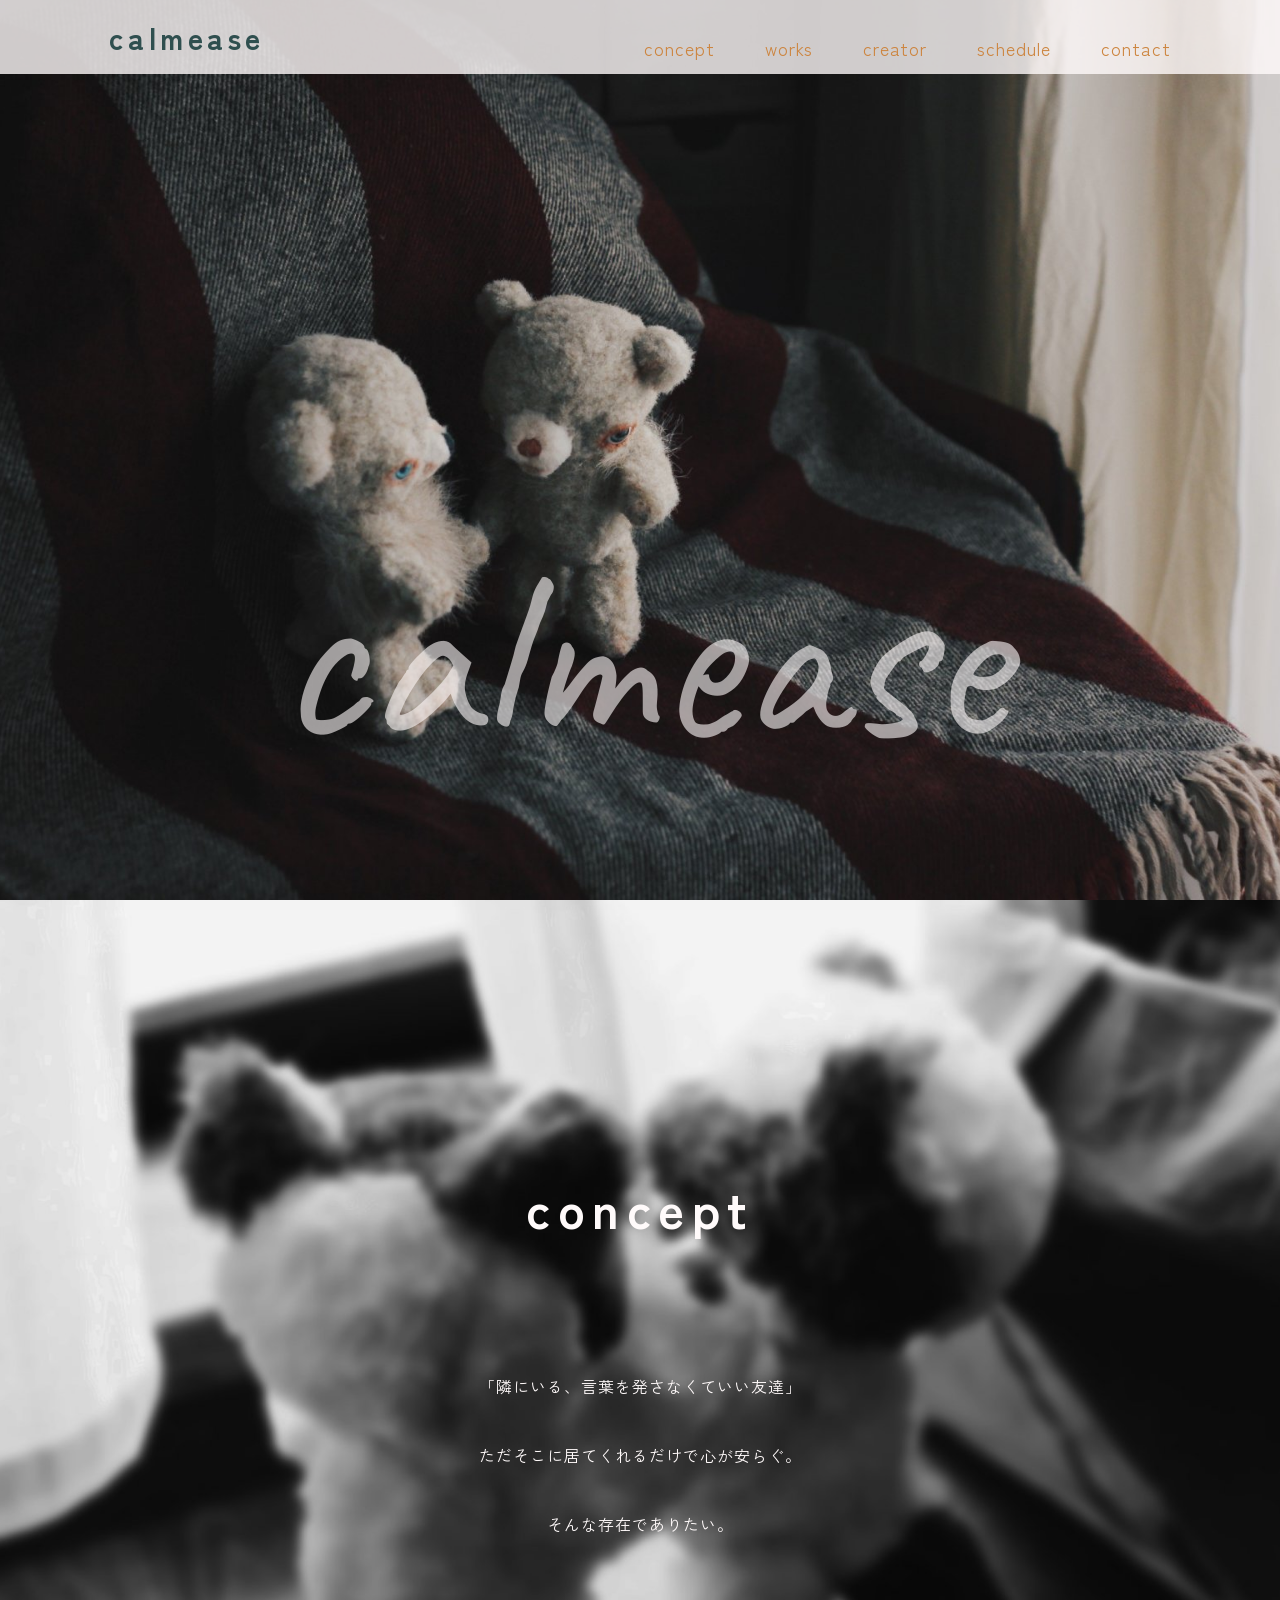
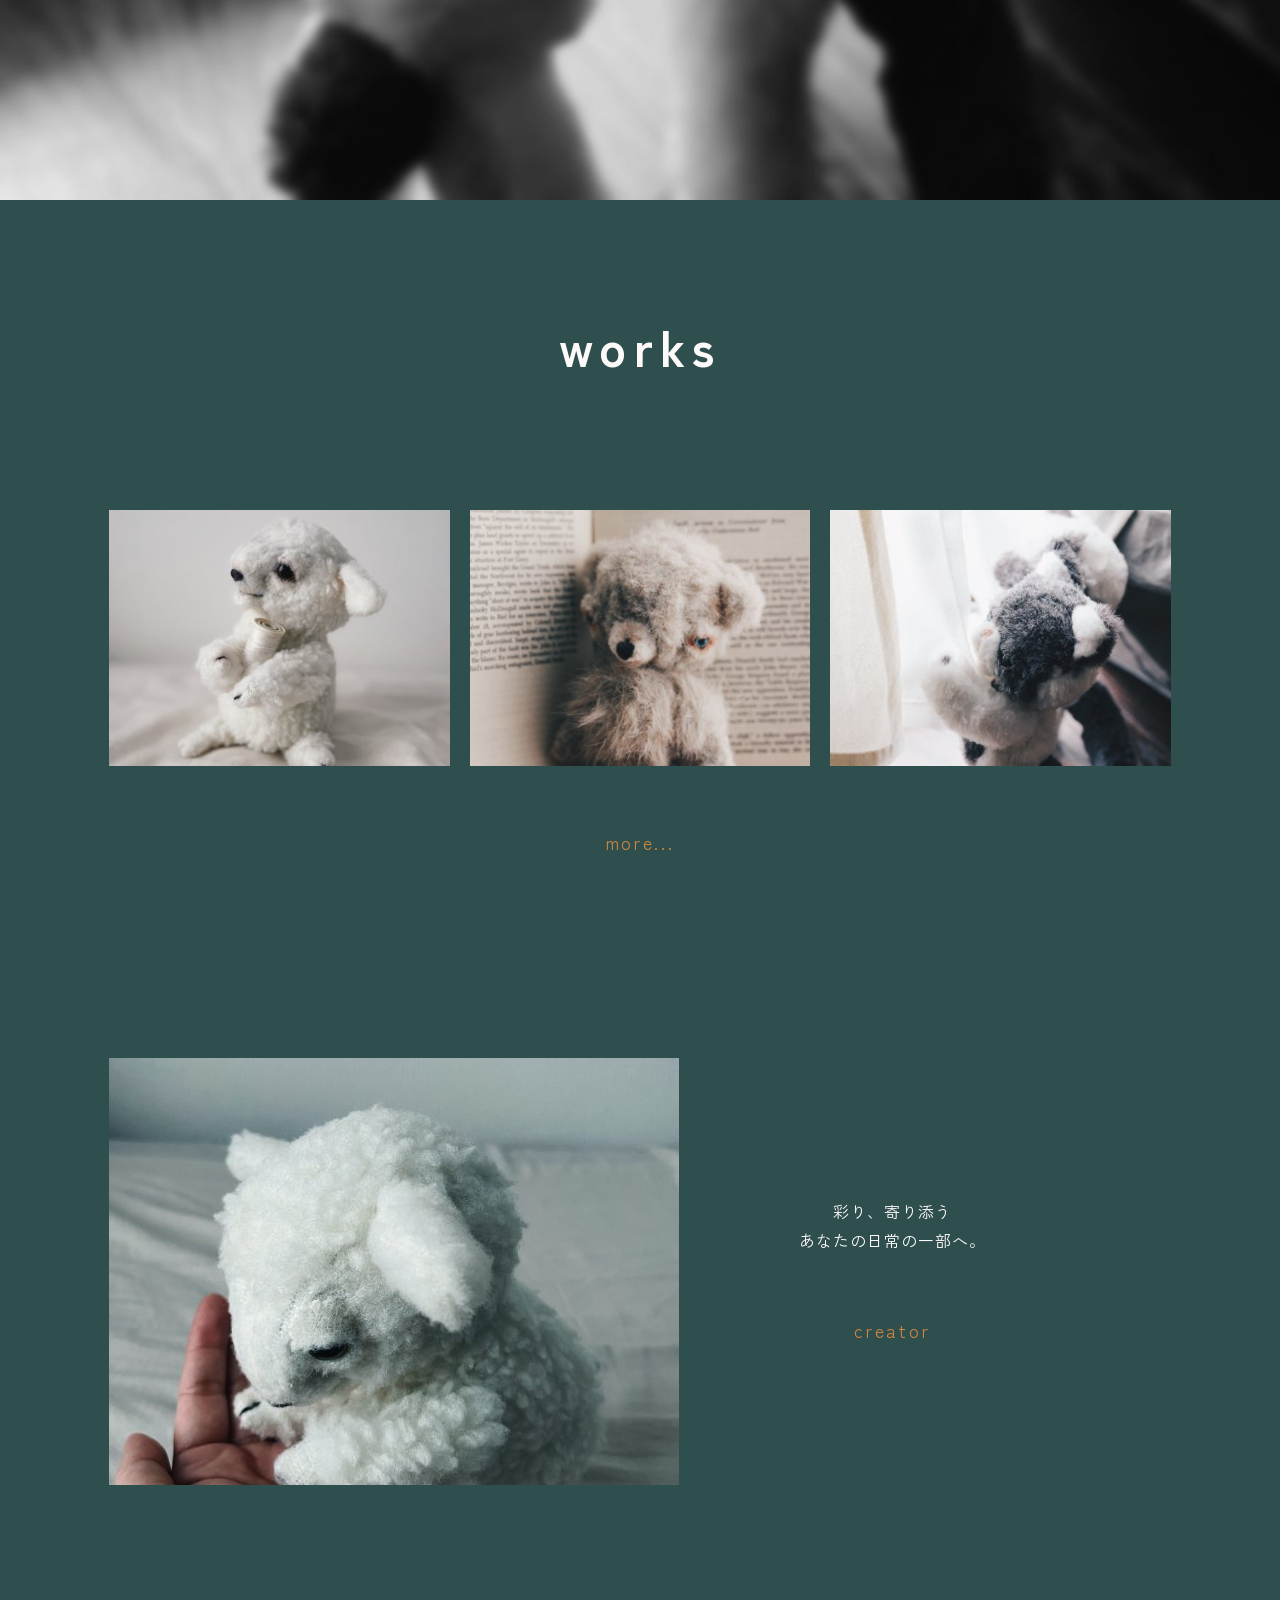
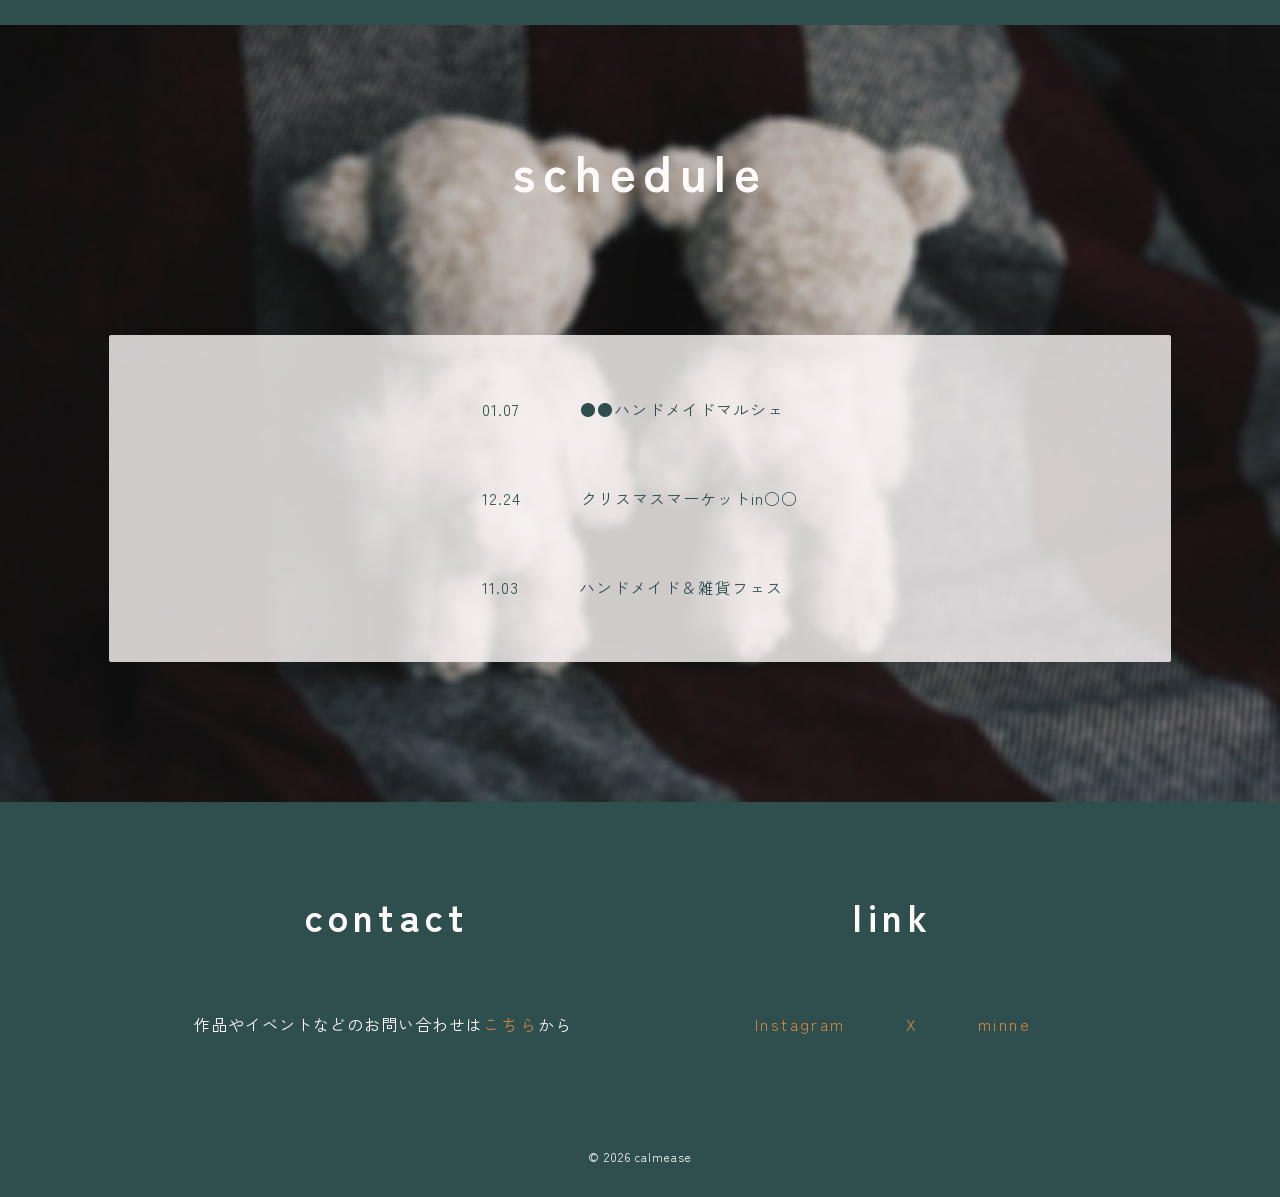
<file: index.html>
<!DOCTYPE html>
<html lang="ja">

<head>
    <meta charset="UTF-8">
    <meta name="viewport" content="width=device-width, initial-scale=1.0">
    <meta name="description" content="「隣にいる、言葉を発さなくていい友達」ただそこに居てくれるだけで心が安らぐ。calmease（カルミーズ）のぬいぐるみ作品を紹介。">

    <title>calmease</title>

    <!-- font -->
    <link rel="preconnect" href="https://fonts.googleapis.com">
    <link rel="preconnect" href="https://fonts.gstatic.com" crossorigin>
    <link href="https://fonts.googleapis.com/css2?family=Caveat:wght@400..700&family=Zen+Kaku+Gothic+New:wght@400;500;700&display=swap" rel="stylesheet">

    <!-- css -->
    <link rel="stylesheet" href="assets/css/destyle.css">
    <link rel="stylesheet" href="assets/css/common.css">
    <link rel="stylesheet" href="assets/css/top.css">
</head>

<body>
    <div id="container" class="container">
        <!-- header -->
        <header class="header">
            <h1 class="header__title"><a href="index.html">calmease</a></h1>
            <nav class="nav">
                <div class="nav__header">
                    <p class="nav__title"><a href="index.html">calmease</a></p>
                    <img class="nav__btn" src="assets/images/close.png" alt="">
                </div>
                <ul class="nav__list">
                    <li class="nav__item"><a href="concept.html">concept</a></li>
                    <li class="nav__item"><a href="works.html">works</a></li>
                    <li class="nav__item"><a href="creator.html">creator</a></li>
                    <li class="nav__item"><a href="schedule.html">schedule</a></li>
                    <li class="nav__item"><a href="contact.html">contact</a></li>
                </ul>
            </nav>

            <!-- header__btn -->
            <img class="header__btn" src="assets/images/menu.png" alt="">
        </header>

        <main class="main">
            <article class="article">
                <header class="article__header">
                    <!-- fv -->
                    <h2 class="mainVisual">calmease</h2>
                </header>

                <!-- concept -->
                <section class="section section--concept">
                    <div class="concept__contents">
                        <h3 class="section__title">concept</h3>
                        <div class="concept__item">
                            <p class="concept__txt">「隣にいる、言葉を発さなくていい友達」</p>
                            <p class="concept__txt">ただそこに居てくれるだけで心が安らぐ。</p>
                            <p class="concept__txt">そんな存在でありたい。</p>
                        </div>
                    </div>
                </section>

                <!-- works -->
                <section class="section section--works">
                    <h3 class="section__title">works</h3>
                    <div class="works__contents">
                        <div class="works__item">
                            <p class="works__img"><img src="assets/images/top_works_1.jpg" alt="ひつじのぬいぐるみ"></p>
                            <p class="works__img"><img src="assets/images/top_works_2.jpg" alt="くまのぬいぐるみ"></p>
                            <p class="works__img"><img src="assets/images/top_works_3.jpg" alt="ねこのぬいぐるみ"></p>
                        </div>
                        <a class="txt__link" href="works.html">more...</a>
                    </div>
                </section>

                <!-- creator -->
                <section class="section section--creator">
                    <div class="creator__contents">
                        <p class="creator__img"><img src="assets/images/pc_top_creator.jpg" alt="ひつじのぬいぐるみと作者の手"></p>
                        <div class="creator__item">
                            <p class="creator__txt">彩り、寄り添う<br>あなたの日常の一部へ。</p>
                            <a class="txt__link" href="creator.html">creator</a>
                        </div>
                    </div>
                </section>

                <!-- schedule -->
                <section class="section section--schedule">
                    <h3 class="section__title">schedule</h3>
                    <div class="schedule__contents">
                        <ul class="schedule__list">
                            <li class="schedule__item">
                                <time class="schedule__date" datetime="2026-01-07">01.07</time>
                                <p class="schedule__event">●●ハンドメイドマルシェ</p>
                            </li>
                            <li class="schedule__item">
                                <time class="schedule__date" datetime="2025-12-24">12.24</time>
                                <p class="schedule__event">クリスマスマーケットin○○</p>
                            </li>
                            <li class="schedule__item">
                                <time class="schedule__date" datetime="2025-11-03">11.03</time>
                                <p class="schedule__event">ハンドメイド＆雑貨フェス</p>
                            </li>
                        </ul>
                    </div>
                </section>

                <section class="section section--contactAndLink">
                    <!-- contact -->
                    <div class="contact">
                        <h3 class="section__title">contact</h3>
                        <p class="contact__txt">作品やイベントなどの<br class="spBr">お問い合わせは<a class="txt__link" href="contact.html">こちら</a>から</p>
                    </div>
                    <!-- link -->
                    <div class="link">
                        <h3 class="section__title">link</h3>
                        <ul class="link__list">
                            <li class="link__item"><a class="txt__link" href="#">Instagram</a></li>
                            <li class="link__item"><a class="txt__link" href="#">X</a></li>
                            <li class="link__item"><a class="txt__link" href="#">minne</a></li>
                        </ul>
                    </div>
                </section>
            </article>
        </main>

        <footer class="footer">
            <!-- copy -->
            <p class="copy"><small>&copy; 2026 calmease</small></p>
        </footer>
    </div>
    <script src="https://code.jquery.com/jquery-3.7.0.min.js" integrity="sha256-2Pmvv0kuTBOenSvLm6bvfBSSHrUJ+3A7x6P5Ebd07/g=" crossorigin="anonymous"></script>
    <script src="assets/js/main.js"></script>
</body>

</html>
</file>
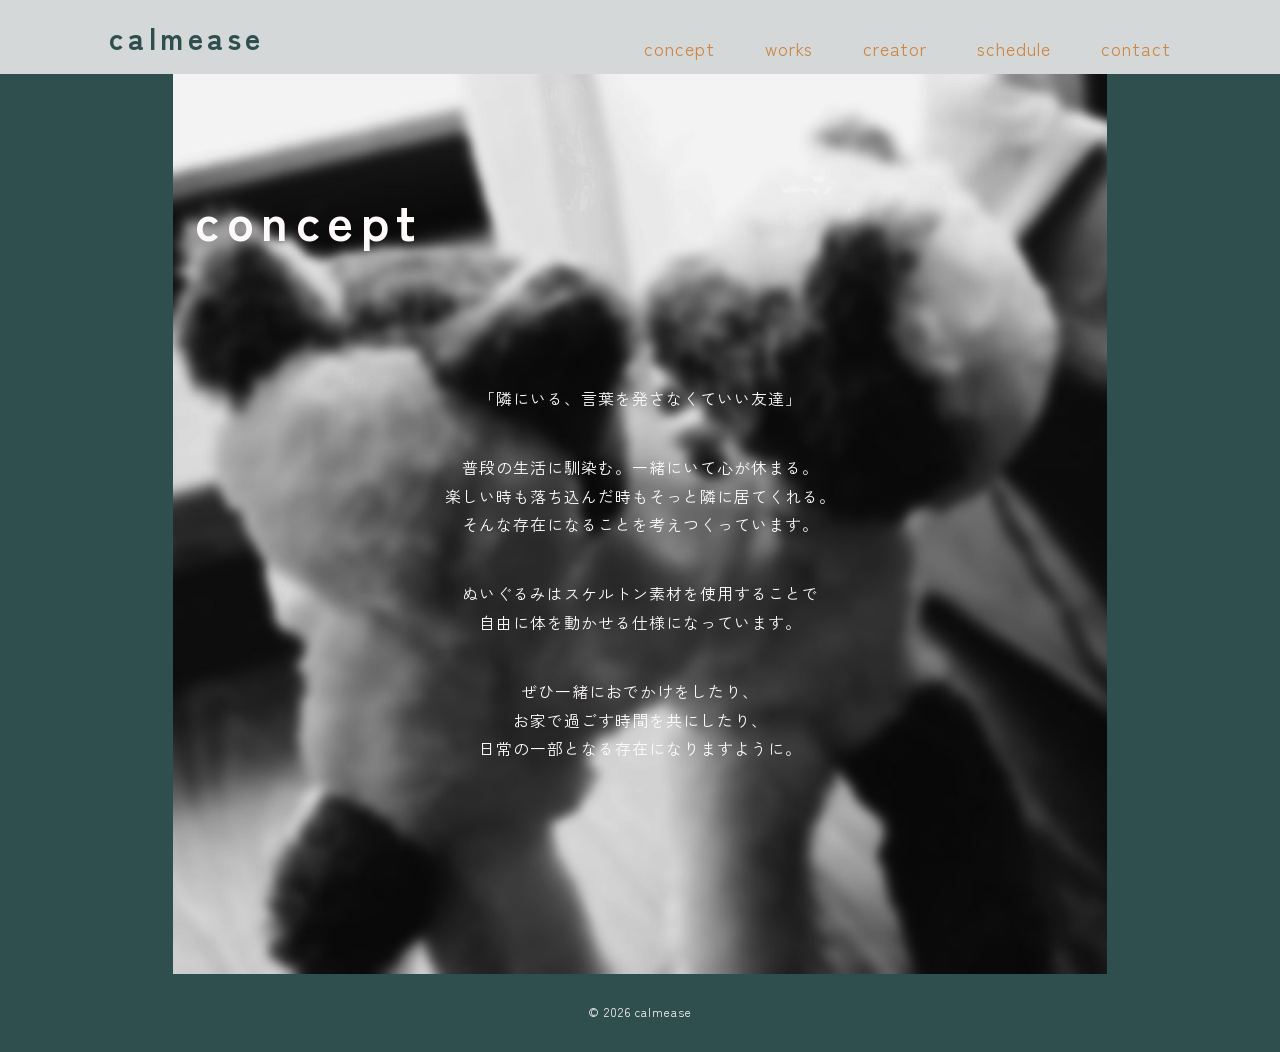
<file: concept.html>
<!DOCTYPE html>
<html lang="ja">

<head>
    <meta charset="UTF-8">
    <meta name="viewport" content="width=device-width, initial-scale=1.0">
    <meta name="description" content="「隣にいる、言葉を発さなくていい友達」ただそこに居てくれるだけで心が安らぐ。calmease（カルミーズ）のぬいぐるみ作品を紹介。">

    <title>calmease</title>

    <!-- font -->
    <link rel="preconnect" href="https://fonts.googleapis.com">
    <link rel="preconnect" href="https://fonts.gstatic.com" crossorigin>
    <link href="https://fonts.googleapis.com/css2?family=Caveat:wght@400..700&family=Zen+Kaku+Gothic+New:wght@400;500;700&display=swap" rel="stylesheet">

    <!-- css -->
    <link rel="stylesheet" href="assets/css/destyle.css">
    <link rel="stylesheet" href="assets/css/common.css">
    <link rel="stylesheet" href="assets/css/concept.css">
</head>

<body>
    <div id="container" class="container">
        <!-- header -->
        <header class="header">
            <h1 class="header__title"><a href="index.html">calmease</a></h1>
            <nav class="nav">
                <div class="nav__header">
                    <p class="nav__title"><a href="index.html">calmease</a></p>
                    <img class="nav__btn" src="assets/images/close.png" alt="">
                </div>
                <ul class="nav__list">
                    <li class="nav__item"><a href="concept.html">concept</a></li>
                    <li class="nav__item"><a href="works.html">works</a></li>
                    <li class="nav__item"><a href="creator.html">creator</a></li>
                    <li class="nav__item"><a href="schedule.html">schedule</a></li>
                    <li class="nav__item"><a href="contact.html">contact</a></li>
                </ul>
            </nav>

            <!-- header__btn -->
            <img class="header__btn" src="assets/images/menu.png" alt="">
        </header>

        <main class="main">
            <article class="article">
                <div class="concept__contents">
                    <div class="contents__bg">
                        <header class="article__header">
                            <h2 class="section__title">concept</h2>
                        </header>
                        <div class="concept__item">
                            <p class="concept__txt">「隣にいる、言葉を発さなくていい友達」</p>
                            <p class="concept__txt">普段の生活に馴染む。<br class="spBr">一緒にいて心が休まる。<br>楽しい時も落ち込んだ時も<br class="spBr">そっと隣に居てくれる。<br>そんな存在になることを<br class="spBr">考えつくっています。</p>
                            <p class="concept__txt">ぬいぐるみはスケルトン素材を<br class="spBr">使用することで<br>自由に体を動かせる仕様になっています。</p>
                            <p class="concept__txt">ぜひ一緒におでかけをしたり、<br>お家で過ごす時間を共にしたり、<br>日常の一部となる存在になりますように。</p>
                        </div>
                    </div>
                </div>
            </article>
        </main>

        <footer class="footer">
            <!-- copy -->
            <p class="copy"><small>&copy; 2026 calmease</small></p>
        </footer>
    </div>
    <script src="https://code.jquery.com/jquery-3.7.0.min.js" integrity="sha256-2Pmvv0kuTBOenSvLm6bvfBSSHrUJ+3A7x6P5Ebd07/g=" crossorigin="anonymous"></script>
    <script src="assets/js/main.js"></script>
</body>

</html>
</file>
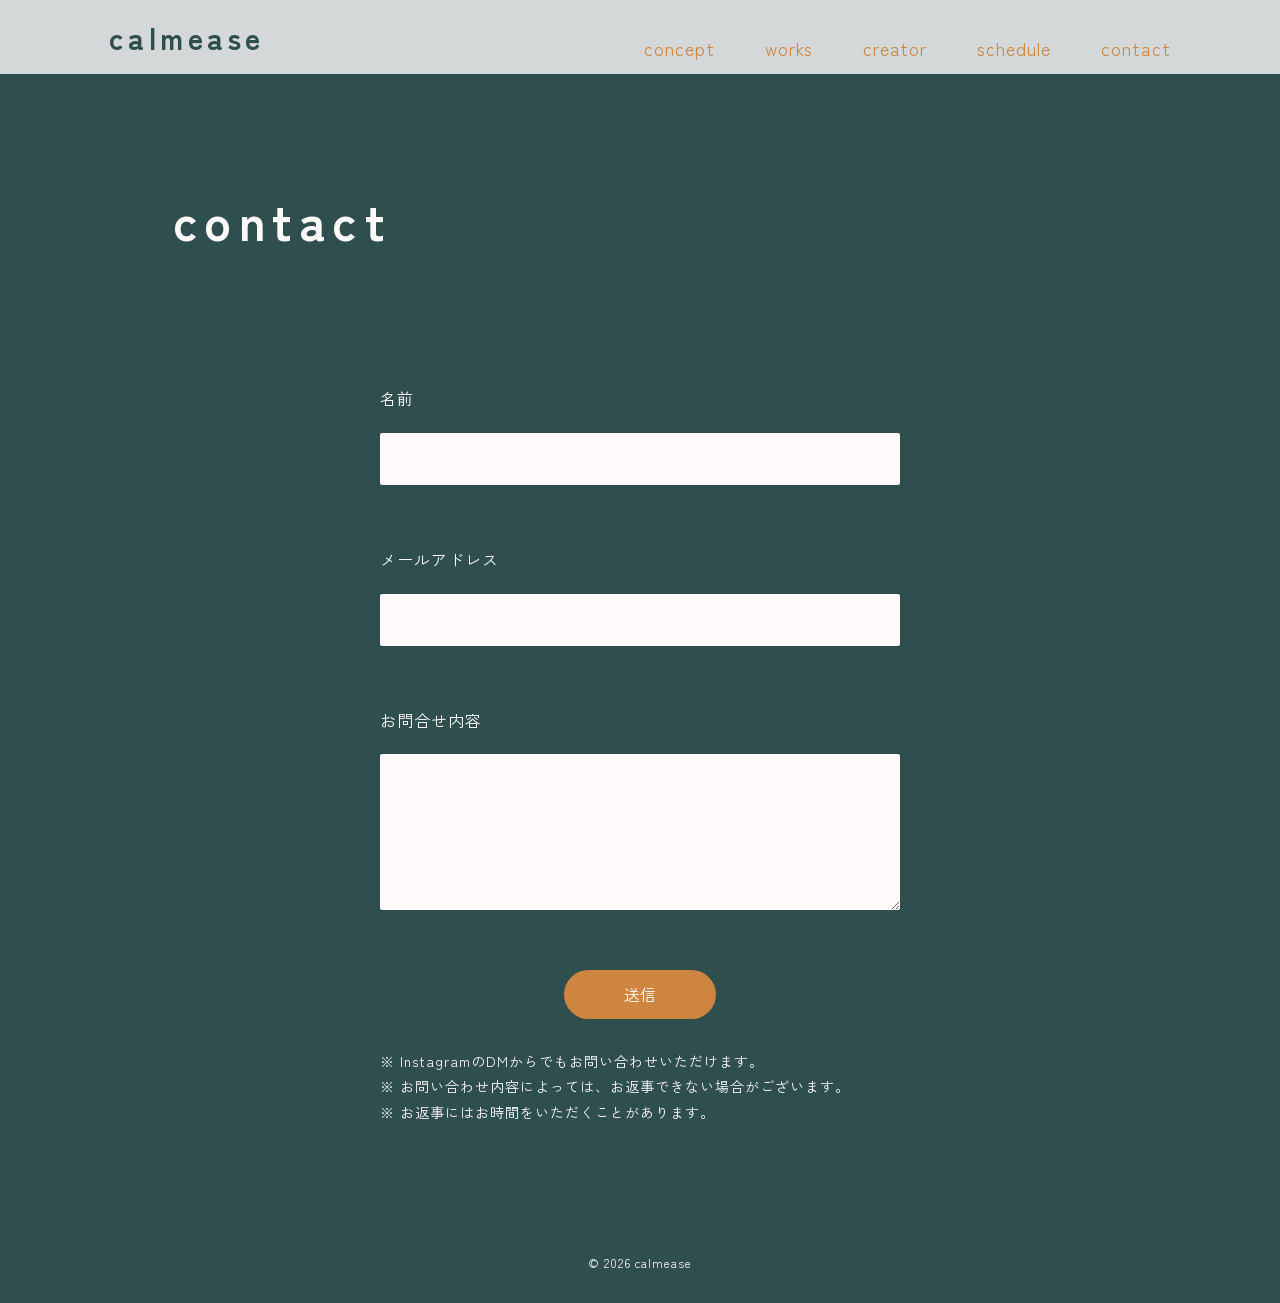
<file: contact.html>
<!DOCTYPE html>
<html lang="ja">

<head>
    <meta charset="UTF-8">
    <meta name="viewport" content="width=device-width, initial-scale=1.0">
    <meta name="description" content="「隣にいる、言葉を発さなくていい友達」ただそこに居てくれるだけで心が安らぐ。calmease（カルミーズ）のぬいぐるみ作品を紹介。">

    <title>calmease</title>

    <!-- font -->
    <link rel="preconnect" href="https://fonts.googleapis.com">
    <link rel="preconnect" href="https://fonts.gstatic.com" crossorigin>
    <link href="https://fonts.googleapis.com/css2?family=Caveat:wght@400..700&family=Zen+Kaku+Gothic+New:wght@400;500;700&display=swap" rel="stylesheet">

    <!-- css -->
    <link rel="stylesheet" href="assets/css/destyle.css">
    <link rel="stylesheet" href="assets/css/common.css">
    <link rel="stylesheet" href="assets/css/contact.css">
</head>

<body>
    <div id="container" class="container">
        <!-- header -->
        <header class="header">
            <h1 class="header__title"><a href="index.html">calmease</a></h1>
            <nav class="nav">
                <div class="nav__header">
                    <p class="nav__title"><a href="index.html">calmease</a></p>
                    <img class="nav__btn" src="assets/images/close.png" alt="">
                </div>
                <ul class="nav__list">
                    <li class="nav__item"><a href="concept.html">concept</a></li>
                    <li class="nav__item"><a href="works.html">works</a></li>
                    <li class="nav__item"><a href="creator.html">creator</a></li>
                    <li class="nav__item"><a href="schedule.html">schedule</a></li>
                    <li class="nav__item"><a href="contact.html">contact</a></li>
                </ul>
            </nav>

            <!-- header__btn -->
            <img class="header__btn" src="assets/images/menu.png" alt="">
        </header>

        <main class="main">
            <article class="article">
                <div class="contact__contents">
                    <header class="article__header">
                        <h2 class="section__title">contact</h2>
                    </header>
                    <form action="#" method="post" class="form">
                        <div class="contact__item">
                            <h3 class="form__category">名前</h3>
                            <input type="text" name="name">
                        </div>
                        <div class="contact__item">
                            <h3 class="form__category">メールアドレス</h3>
                            <input type="text" name="address">
                        </div>
                        <div class="contact__item">
                            <h3 class="form__category">お問合せ内容</h3>
                            <textarea name="message"></textarea>
                        </div>
                        <div class="contact__btn">
                            <button type="submit">送信</button>
                        </div>
                    <div class="contact__points">
                        <p class="contact__txt">※ InstagramのDMからでもお問い合わせいただけます。</p>
                        <p class="contact__txt">※ お問い合わせ内容によっては、お返事できない場合がございます。</p>
                        <p class="contact__txt">※ お返事にはお時間をいただくことがあります。</p>
                    </div>
                    </form>
                </div>
            </article>
        </main>

        <footer class="footer">
            <!-- copy -->
            <p class="copy"><small>&copy; 2026 calmease</small></p>
        </footer>
    </div>
    <script src="https://code.jquery.com/jquery-3.7.0.min.js" integrity="sha256-2Pmvv0kuTBOenSvLm6bvfBSSHrUJ+3A7x6P5Ebd07/g=" crossorigin="anonymous"></script>
    <script src="assets/js/main.js"></script>
</body>

</html>
</file>
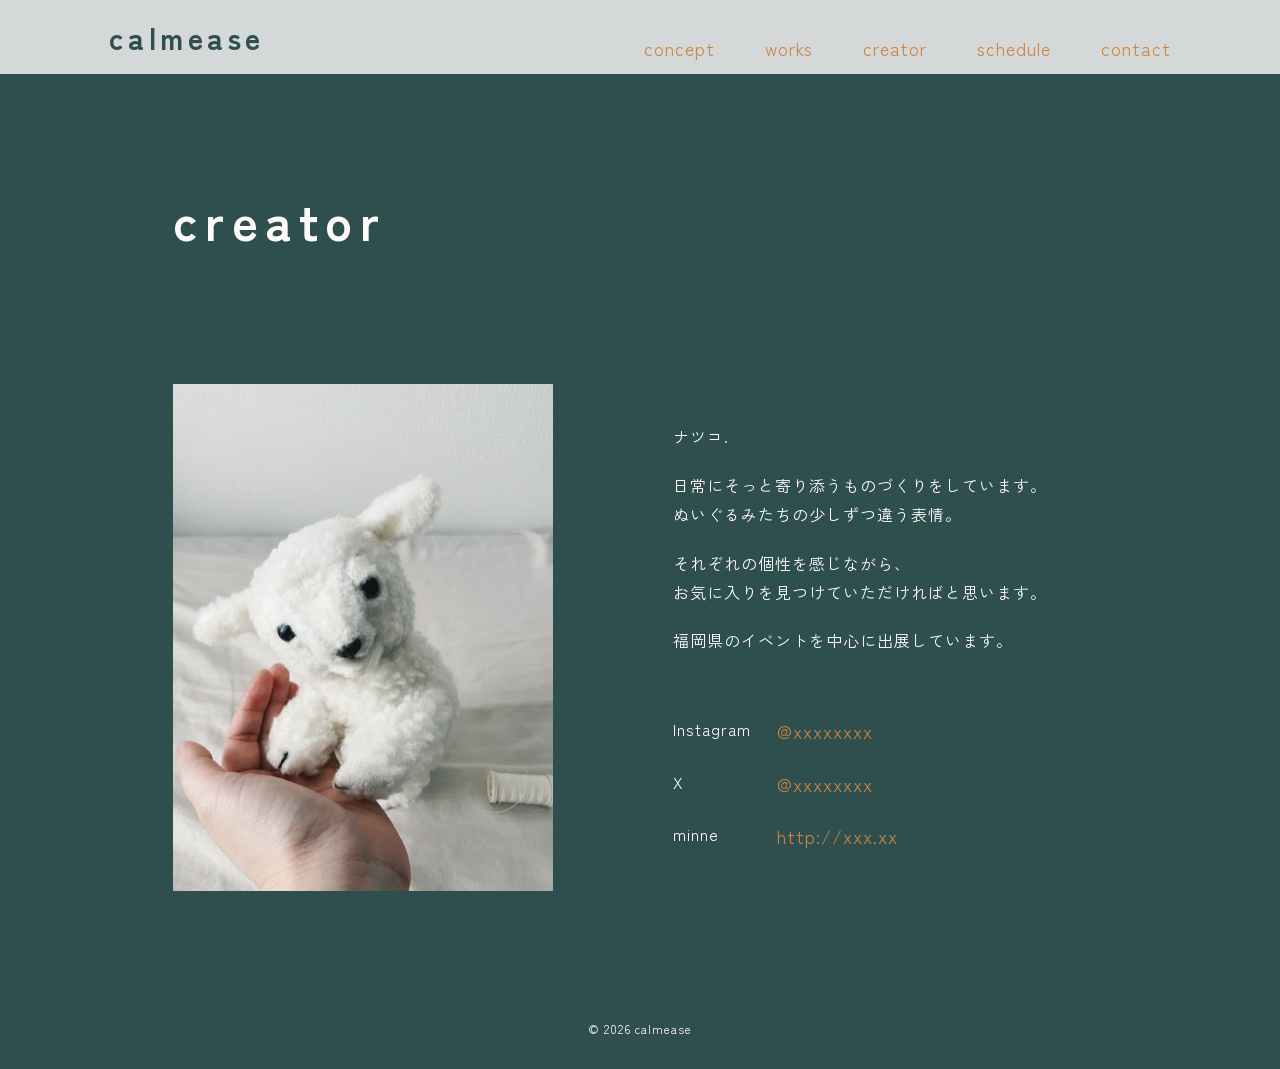
<file: creator.html>
<!DOCTYPE html>
<html lang="ja">

<head>
    <meta charset="UTF-8">
    <meta name="viewport" content="width=device-width, initial-scale=1.0">
    <meta name="description" content="「隣にいる、言葉を発さなくていい友達」ただそこに居てくれるだけで心が安らぐ。calmease（カルミーズ）のぬいぐるみ作品を紹介。">

    <title>calmease</title>

    <!-- font -->
    <link rel="preconnect" href="https://fonts.googleapis.com">
    <link rel="preconnect" href="https://fonts.gstatic.com" crossorigin>
    <link href="https://fonts.googleapis.com/css2?family=Caveat:wght@400..700&family=Zen+Kaku+Gothic+New:wght@400;500;700&display=swap" rel="stylesheet">

    <!-- css -->
    <link rel="stylesheet" href="assets/css/destyle.css">
    <link rel="stylesheet" href="assets/css/common.css">
    <link rel="stylesheet" href="assets/css/creator.css">
</head>

<body>
    <div id="container" class="container">
        <!-- header -->
        <header class="header">
            <h1 class="header__title"><a href="index.html">calmease</a></h1>
            <nav class="nav">
                <div class="nav__header">
                    <p class="nav__title"><a href="index.html">calmease</a></p>
                    <img class="nav__btn" src="assets/images/close.png" alt="">
                </div>
                <ul class="nav__list">
                    <li class="nav__item"><a href="concept.html">concept</a></li>
                    <li class="nav__item"><a href="works.html">works</a></li>
                    <li class="nav__item"><a href="creator.html">creator</a></li>
                    <li class="nav__item"><a href="schedule.html">schedule</a></li>
                    <li class="nav__item"><a href="contact.html">contact</a></li>
                </ul>
            </nav>

            <!-- header__btn -->
            <img class="header__btn" src="assets/images/menu.png" alt="">
        </header>

        <main class="main">
            <article class="article">
                <div class="creator__contents">
                    <header class="article__header">
                        <h2 class="section__title">creator</h2>
                    </header>
                    <div class="creator__prof">
                        <p class="creator__img"><img src="assets/images/creator.jpg" alt="ひつじのぬいぐるみと作者の手"></p>
                        <div class="creator__item">
                            <div class="creator__txtGroup">
                                <p class="creator__txt">ナツコ.</p>
                                <p class="creator__txt">日常にそっと寄り添う<br class="spBr">ものづくりをしています。<br>ぬいぐるみたちの少しずつ違う表情。</p>
                                <p class="creator__txt">それぞれの個性を感じながら、<br>お気に入りを<br class="spBr">見つけていただければと思います。</p>
                                <p class="creator__txt">福岡県のイベントを中心に<br class="spBr">出展しています。</p>
                            </div>
                            <div class="creator__link">
                                <div class="creator__linkItem">
                                    <p class="creator__snsName">Instagram</p>
                                    <a class="creator__snsLink" href="#">@xxxxxxxx</a>
                                </div>
                                <div class="creator__linkItem">
                                    <p class="creator__snsName">X</p>
                                    <a class="creator__snsLink" href="#">@xxxxxxxx</a>
                                </div>
                                <div class="creator__linkItem">
                                    <p class="creator__snsName">minne</p>
                                    <a class="creator__snsLink" href="#">http://xxx.xx</a>
                                </div>
                            </div>
                        </div>
                    </div>
                </div>
            </article>
        </main>

        <footer class="footer">
            <!-- copy -->
            <p class="copy"><small>&copy; 2026 calmease</small></p>
        </footer>
    </div>
    <script src="https://code.jquery.com/jquery-3.7.0.min.js" integrity="sha256-2Pmvv0kuTBOenSvLm6bvfBSSHrUJ+3A7x6P5Ebd07/g=" crossorigin="anonymous"></script>
    <script src="assets/js/main.js"></script>
</body>

</html>
</file>
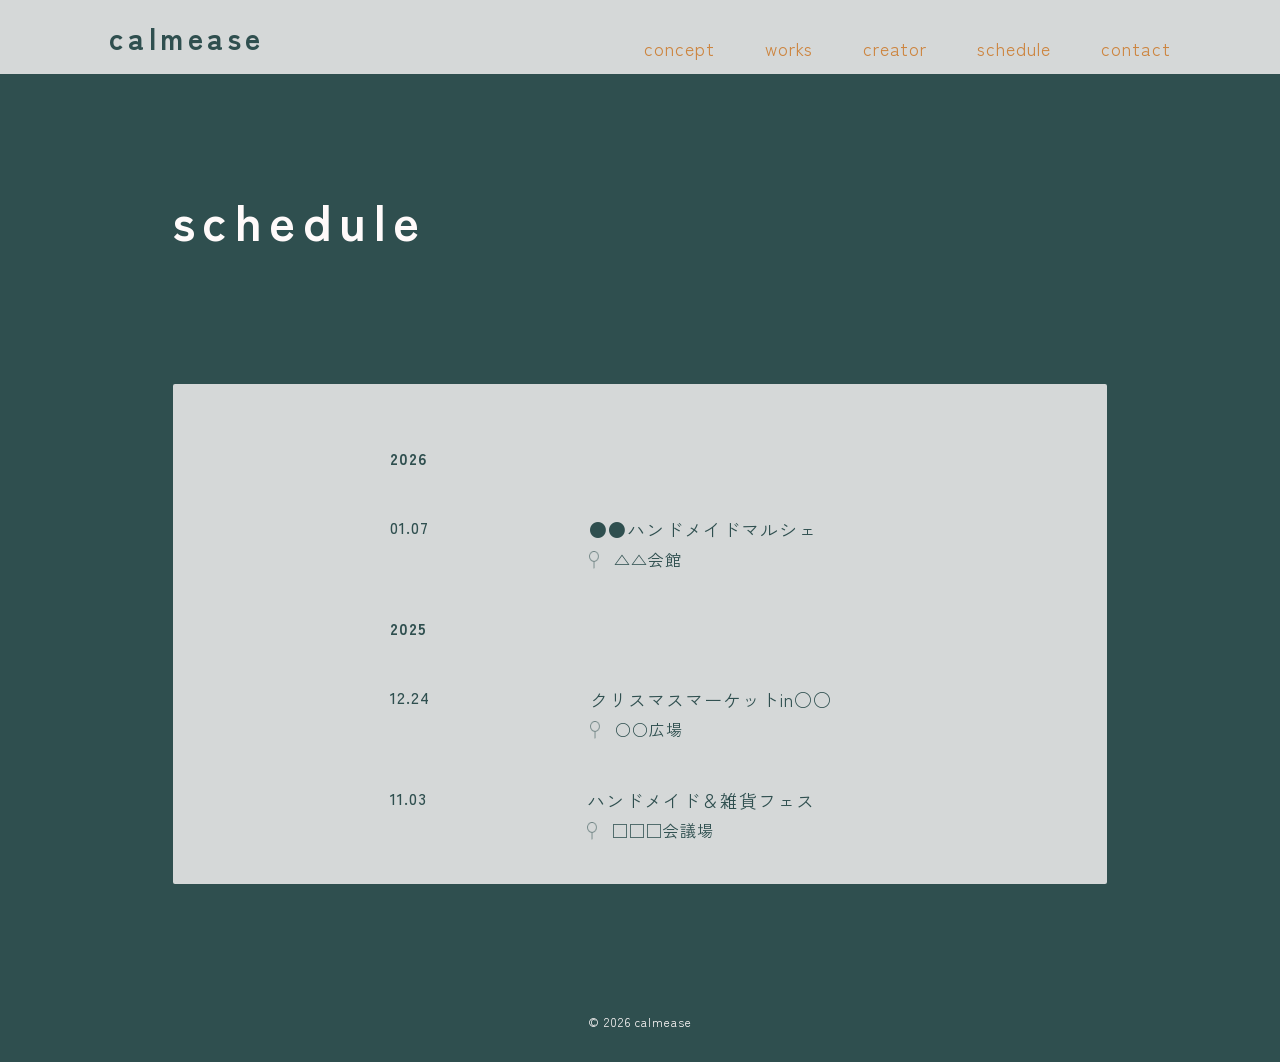
<file: schedule.html>
<!DOCTYPE html>
<html lang="ja">

<head>
    <meta charset="UTF-8">
    <meta name="viewport" content="width=device-width, initial-scale=1.0">
    <meta name="description" content="「隣にいる、言葉を発さなくていい友達」ただそこに居てくれるだけで心が安らぐ。calmease（カルミーズ）のぬいぐるみ作品を紹介。">

    <title>calmease</title>

    <!-- font -->
    <link rel="preconnect" href="https://fonts.googleapis.com">
    <link rel="preconnect" href="https://fonts.gstatic.com" crossorigin>
    <link href="https://fonts.googleapis.com/css2?family=Caveat:wght@400..700&family=Zen+Kaku+Gothic+New:wght@400;500;700&display=swap" rel="stylesheet">

    <!-- css -->
    <link rel="stylesheet" href="assets/css/destyle.css">
    <link rel="stylesheet" href="assets/css/common.css">
    <link rel="stylesheet" href="assets/css/schedule.css">
</head>

<body>
    <div id="container" class="container">
        <!-- header -->
        <header class="header">
            <h1 class="header__title"><a href="index.html">calmease</a></h1>
            <nav class="nav">
                <div class="nav__header">
                    <p class="nav__title"><a href="index.html">calmease</a></p>
                    <img class="nav__btn" src="assets/images/close.png" alt="">
                </div>
                <ul class="nav__list">
                    <li class="nav__item"><a href="concept.html">concept</a></li>
                    <li class="nav__item"><a href="works.html">works</a></li>
                    <li class="nav__item"><a href="creator.html">creator</a></li>
                    <li class="nav__item"><a href="schedule.html">schedule</a></li>
                    <li class="nav__item"><a href="contact.html">contact</a></li>
                </ul>
            </nav>

            <!-- header__btn -->
            <img class="header__btn" src="assets/images/menu.png" alt="">
        </header>

        <main class="main">
            <article class="article">
                <div class="schedule__contents">
                    <header class="article__header">
                        <h2 class="section__title">schedule</h2>
                    </header>
                    <div class="schedule__listGroup">
                        <div class="schedule__list">
                            <h3 class="schedule__year">2026</h3>
                            <dl class="schedule__item">
                                <div class="schedule__txt">
                                    <dt class="schedule__date">
                                        <time datetime="2026-01-07">01.07</time>
                                    </dt>
                                    <dd class="schedule__event">
                                        <p class="schedule__eventName">●●ハンドメイドマルシェ</p>
                                        <p class="schedule__place"><img src="assets/images/Vector.png" alt="">△△会館</p>
                                    </dd>
                                </div>
                            </dl>
                        </div>
                        <div class="schedule__list">
                            <h3 class="schedule__year">2025</h3>
                            <dl class="schedule__item">
                                <div class="schedule__txt">
                                    <dt class="schedule__date">
                                        <time datetime="2025-12-24">12.24</time>
                                    </dt>
                                    <dd class="schedule__event">
                                        <p class="schedule__eventName">クリスマスマーケットin○○</p>
                                        <p class="schedule__place"><img src="assets/images/Vector.png" alt="">○○広場</p>
                                    </dd>
                                </div>
                                <div class="schedule__txt">
                                    <dt class="schedule__date">
                                        <time datetime="2025-11-03">11.03</time>
                                    </dt>
                                    <dd class="schedule__event">
                                        <p class="schedule__eventName">ハンドメイド＆雑貨フェス</p>
                                        <p class="schedule__place"><img src="assets/images/Vector.png" alt="">□□□会議場</p>
                                    </dd>
                                </div>
                                <div class="schedule__txt">
                                    <dt class="schedule__date">
                                        <time datetime="2025-10-13">10.13</time>
                                    </dt>
                                    <dd class="schedule__event">
                                        <p class="schedule__eventName">TOY フェスティバル</p>
                                        <p class="schedule__place"><img src="assets/images/Vector.png" alt="">▲▲▲ホール</p>
                                    </dd>
                                </div>
                                <div class="schedule__txt">
                                    <dt class="schedule__date">
                                        <time datetime="2025-10-12">10.12</time>
                                    </dt>
                                    <dd class="schedule__event">
                                        <p class="schedule__eventName">TOY フェスティバル</p>
                                        <p class="schedule__place"><img src="assets/images/Vector.png" alt="">▲▲▲ホール</p>
                                    </dd>
                                </div>
                            </dl>
                        </div>
                    </div>    
                </div>
            </article>
        </main>

        <footer class="footer">
            <!-- copy -->
            <p class="copy"><small>&copy; 2026 calmease</small></p>
        </footer>
    </div>
    <script src="https://code.jquery.com/jquery-3.7.0.min.js" integrity="sha256-2Pmvv0kuTBOenSvLm6bvfBSSHrUJ+3A7x6P5Ebd07/g=" crossorigin="anonymous"></script>
    <script src="assets/js/main.js"></script>
</body>

</html>
</file>
<file: assets/css/destyle.css>
/*! destyle.css v4.0.0 | MIT License | https://github.com/nicolas-cusan/destyle.css */

/* Reset box-model and set borders */
/* ============================================ */

*,
::before,
::after {
  box-sizing: border-box;
  border-style: solid;
  border-width: 0;
}

/* Document */
/* ============================================ */

/**
 * 1. Correct the line height in all browsers.
 * 2. Prevent adjustments of font size after orientation changes in iOS.
 * 3. Remove gray overlay on links for iOS.
 */

html {
  line-height: 1.15; /* 1 */
  -webkit-text-size-adjust: 100%; /* 2 */
  -webkit-tap-highlight-color: transparent; /* 3*/
}

/* Sections */
/* ============================================ */

/**
 * Remove the margin in all browsers.
 */

body {
  margin: 0;
}

/**
 * Render the `main` element consistently in IE.
 */

main {
  display: block;
}

/* Vertical rhythm */
/* ============================================ */

p,
table,
blockquote,
address,
pre,
iframe,
form,
figure,
dl {
  margin: 0;
}

/* Headings */
/* ============================================ */

h1,
h2,
h3,
h4,
h5,
h6 {
  font-size: inherit;
  font-weight: inherit;
  margin: 0;
}

/* Lists (enumeration) */
/* ============================================ */

ul,
ol {
  margin: 0;
  padding: 0;
  list-style: none;
}

/* Lists (definition) */
/* ============================================ */

dt {
  font-weight: bold;
}

dd {
  margin-left: 0;
}

/* Grouping content */
/* ============================================ */

/**
 * 1. Add the correct box sizing in Firefox.
 * 2. Show the overflow in Edge and IE.
 */

hr {
  box-sizing: content-box; /* 1 */
  height: 0; /* 1 */
  overflow: visible; /* 2 */
  border-top-width: 1px;
  margin: 0;
  clear: both;
  color: inherit;
}

/**
 * 1. Correct the inheritance and scaling of font size in all browsers.
 * 2. Correct the odd `em` font sizing in all browsers.
 */

pre {
  font-family: monospace, monospace; /* 1 */
  font-size: inherit; /* 2 */
}

address {
  font-style: inherit;
}

/* Text-level semantics */
/* ============================================ */

/**
 * Remove the gray background on active links in IE 10.
 */

a {
  background-color: transparent;
  text-decoration: none;
  color: inherit;
}

/**
 * 1. Remove the bottom border in Chrome 57-
 * 2. Add the correct text decoration in Chrome, Edge, IE, Opera, and Safari.
 */

abbr[title] {
  text-decoration: underline dotted; /* 2 */
}

/**
 * Add the correct font weight in Chrome, Edge, and Safari.
 */

b,
strong {
  font-weight: bolder;
}

/**
 * 1. Correct the inheritance and scaling of font size in all browsers.
 * 2. Correct the odd `em` font sizing in all browsers.
 */

code,
kbd,
samp {
  font-family: monospace, monospace; /* 1 */
  font-size: inherit; /* 2 */
}

/**
 * Add the correct font size in all browsers.
 */

small {
  font-size: 80%;
}

/**
 * Prevent `sub` and `sup` elements from affecting the line height in
 * all browsers.
 */

sub,
sup {
  font-size: 75%;
  line-height: 0;
  position: relative;
  vertical-align: baseline;
}

sub {
  bottom: -0.25em;
}

sup {
  top: -0.5em;
}

/* Replaced content */
/* ============================================ */

/**
 * Prevent vertical alignment issues.
 */

svg,
img,
embed,
object,
iframe {
  vertical-align: bottom;
}

/* Forms */
/* ============================================ */

/**
 * Reset form fields to make them styleable.
 * 1. Make form elements stylable across systems iOS especially.
 * 2. Inherit text-transform from parent.
 */

button,
input,
optgroup,
select,
textarea {
  -webkit-appearance: none; /* 1 */
  appearance: none;
  vertical-align: middle;
  color: inherit;
  font: inherit;
  background: transparent;
  padding: 0;
  margin: 0;
  border-radius: 0;
  text-align: inherit;
  text-transform: inherit; /* 2 */
}

/**
 * Correct cursors for clickable elements.
 */

button,
[type="button"],
[type="reset"],
[type="submit"] {
  cursor: pointer;
}

button:disabled,
[type="button"]:disabled,
[type="reset"]:disabled,
[type="submit"]:disabled {
  cursor: default;
}

/**
 * Improve outlines for Firefox and unify style with input elements & buttons.
 */

:-moz-focusring {
  outline: auto;
}

select:disabled {
  opacity: inherit;
}

/**
 * Remove padding
 */

option {
  padding: 0;
}

/**
 * Reset to invisible
 */

fieldset {
  margin: 0;
  padding: 0;
  min-width: 0;
}

legend {
  padding: 0;
}

/**
 * Add the correct vertical alignment in Chrome, Firefox, and Opera.
 */

progress {
  vertical-align: baseline;
}

/**
 * Remove the default vertical scrollbar in IE 10+.
 */

textarea {
  overflow: auto;
}

/**
 * Correct the cursor style of increment and decrement buttons in Chrome.
 */

[type="number"]::-webkit-inner-spin-button,
[type="number"]::-webkit-outer-spin-button {
  height: auto;
}

/**
 * Correct the outline style in Safari.
 */

[type="search"] {
  outline-offset: -2px; /* 1 */
}

/**
 * Remove the inner padding in Chrome and Safari on macOS.
 */

[type="search"]::-webkit-search-decoration {
  -webkit-appearance: none;
}

/**
 * 1. Correct the inability to style clickable types in iOS and Safari.
 * 2. Fix font inheritance.
 */

::-webkit-file-upload-button {
  -webkit-appearance: button; /* 1 */
  font: inherit; /* 2 */
}

/**
 * Fix appearance for Firefox
 */
[type="number"] {
  -moz-appearance: textfield;
}

/**
 * Clickable labels
 */

label[for] {
  cursor: pointer;
}

/* Interactive */
/* ============================================ */

/*
 * Add the correct display in Edge, IE 10+, and Firefox.
 */

details {
  display: block;
}

/*
 * Add the correct display in all browsers.
 */

summary {
  display: list-item;
}

/*
 * Remove outline for editable content.
 */

[contenteditable]:focus {
  outline: auto;
}

/* Tables */
/* ============================================ */

/**
1. Correct table border color inheritance in all Chrome and Safari.
*/

table {
  border-color: inherit; /* 1 */
  border-collapse: collapse;
}

caption {
  text-align: left;
}

td,
th {
  vertical-align: top;
  padding: 0;
}

th {
  text-align: left;
  font-weight: bold;
}
</file>
<file: assets/css/common.css>
@charset "UTF-8";
/* ====================
common
==================== */
:root {
    --primary-darkGreen: #2F4F4F;
    --primary-darkGreen-rgb: 47, 79, 79;
    --primary-snow: #FFFAFA;
    --primary-snow-rgb: 255, 250, 250;
    --primary-peru: #CD853F;
    --primary-peachBeige: #FFC28E;
}

html {
    font-size: 62.5%;
}

body {
    font-family: 
        'Zen Kaku Gothic New',
        Arial,
        sans-serif;
    font-style: normal;
    color: var(--primary-snow, #FFFAFA);
    background-color: var(--primary-darkGreen, #2F4F4F);
    line-height: 1.8;
    letter-spacing: 0.1em;
}

img{
    max-width: 100%;
    height: auto;
}

.section__title {
    font-size: 5rem;
    font-weight: 700;
    letter-spacing: 0.15em;
    text-align: center;
    margin-bottom: 120px;
}

a {
    color: var(--primary-peru);
}

a:hover {
    color: var(--primary-peachBeige);
}

.txt__link {
    font-size: 1.6rem;
    letter-spacing: 0.15em;
}

/* common sp */
@media screen and (max-width: 768px) {
    .section__title {
        font-size: 2.8rem;
        font-weight: 700;
        letter-spacing: 0.15em;
        text-align: center;
        margin-bottom: 100px;
    }
}
/* sp 768px */

/* ====================
header
==================== */
.header {
    background: rgba(var(--primary-snow-rgb), 0.8);
    max-width: 100%;
    height: auto;
    padding: 10px 8.5%;
    display: flex;
    align-items: flex-end;
    justify-content: space-between;
    position: sticky;
    top: 0;
    z-index: 100;
}

.header__title {
    font-size: 3.0rem;
    font-weight: 700;
    letter-spacing: 0.15em;
}

.header__title a {
    color: var(--primary-darkGreen);
    display: flex;
}

/* nav */
.nav__header {
    display: none;
}

 .nav__list {
    display: flex;
    gap: 50px;
} 

.nav__item {
    font-size: 1.8rem;
}

.header__btn {
    display: none;
}

/* header sp */
@media screen and (max-width: 768px) {
    .header {
        background: rgba(var(--primary-snow-rgb), 0.8);
        max-width: 100%;
        height: auto;
        padding: 10px 20px;
        display: flex;
        justify-content: space-between;
        align-items: center;
        position: sticky;
        top: 0;
        z-index: 100;
    }

    .header__title,
    .nav__title {
        font-size: 2.6rem;
        font-weight: 700;
        letter-spacing: 0.15em;
    }

    .nav {
        background: rgba(var(--primary-darkGreen-rgb), 0.8);
        width: 100%;
        min-height: 100vh;
        position: fixed;
        top: 0;
        left: 0;
        z-index: 100;
        transform: translateX(-100%);
        transition: transform 0.4s;
    }

    .nav__header {
        padding: 10px 20px;
        display: flex;
        justify-content: space-between;
        align-items: center;
    }

    .nav__title a {
        color: var(--primary-snow);
        display: flex;
        align-items: center;
    }

    .nav__list {
        text-align: center;
        display: flex;
        flex-direction: column;
        gap: 30px;
        margin-top: 30px;
    }

    .nav__item {
        font-size: 2.8rem;
        font-weight: 700;
        letter-spacing: 0.15em;
    }

    /* .nav.active表示 */
    .nav.active {
        transform: translateX(0);
    }

    .header__btn {
        display: block;
        width: 45px;
        height: 36px;
    }
}
/* sp 768px */

/* ====================
footer
==================== */
.footer {
    padding: 30px 0;
    text-align: center;
}

.copy small {
    font-size: 1.2rem;
    line-height: 0.15em;
}
</file>
<file: assets/css/top.css>
@charset "UTF-8";
/* ====================
article__header
==================== */
.article__header {
    min-height: 100vh;
    background-image: url(../images/pc_top.jpg);
    background-repeat: no-repeat;
    background-position: center;
    background-size: cover;
    position: relative;
    margin-top: -74px;
}

.mainVisual {
    color: rgba(var(--primary-snow-rgb), 0.6);
    font-family: Caveat;
    font-size: 25rem;
    line-height: 1;
    letter-spacing: 0em;
    position: absolute;
    bottom: 120px;
    left: 50%;
    transform: translateX(-50%);
}

/* article__header sp */
@media screen and (max-width: 768px) {
    .article__header {
        min-height: 100vh;
        background-image: url(../images/sp_top.jpg);
        background-repeat: no-repeat;
        background-position: center;
        background-size: cover;
        position: relative;
    }

    .mainVisual {
        font-size: 10rem;
    }
}
/* sp 768px */


/* ====================
concept
==================== */
.section--concept {
    min-height: 100vh;
    background-image: url(../images/pc_top_concept.jpg);
    background-repeat: no-repeat;
    background-position: center;
    background-size: cover;
    position: relative;
}

.concept__contents {
    position: absolute;
    top: 50%;
    left: 50%;
    transform: translate(-50%, -50%);
}

.concept__item {
    text-align: center;
    display: flex;
    flex-direction: column;
    gap: 40px;
}

.concept__txt {
    font-size: 1.6rem;
}

/* concept sp */
@media screen and (max-width: 768px) {
    .section--concept {
        background-image: url(../images/sp_top_concept.jpg);
        background-repeat: no-repeat;
        background-position: center;
        background-size: cover;
        position: relative;
    }

    .concept__contents {
        position: static;
        transform: none;
        text-align: center;
        padding: 120px 5.3%;
    }
}
/* sp 768px */

/* ====================
works
==================== */
.section--works {
    padding: 0 8.5%;
    margin-top: 100px;
}

.works__contents {
    text-align: center;
    padding-bottom: 100px;
}

.works__item {
    text-align: center;
    display: flex;
    gap: 20px;
    margin-bottom: 60px;
}

.works__img {
    flex: 1;
    max-width: 373px;
    aspect-ratio: 4 / 3;
}
 
.works__img img {
    width: 100%;
    height: 100%;
    object-fit: cover;
}

.works__contents .txt__link {
    font-size: 1.8rem;
}

/* works sp */
@media screen and (max-width: 768px) {
    .section--works {
        padding: 0 5.3%;
        margin-top: 80px;
    }

    .works__contents {
        padding-bottom: 80px;
    }

    .works__item {
        flex-direction: column;
        align-items: center;
    }

    .works__img {
        max-width: 300px;
        margin: 0 auto;
    }
}
/* sp 768px */

/* ====================
creator
==================== */
.section--creator{
    padding: 0 8.5%;
    margin-top: 100px;
}

.creator__contents{
    text-align: center;
    padding-bottom: 140px;
    display: flex;
    gap: 120px;
    align-items: center;
}

.creator__img {
    flex: 1;
    max-width: 570px;
    aspect-ratio: 4 / 3;
}
 
.creator__img img {
    width: 100%;
    height: 100%;
    object-fit: cover;
}

.creator__item {
    display: flex;
    flex-direction: column;
    gap: 60px;
}

.creator__txt {
    font-size: 1.6rem;
}

.creator__item .txt__link {
    font-size: 1.8rem;
}

/* creator sp */
@media screen and (max-width: 768px) {
    .section--creator{
        padding: 0 5.3%;
        margin-top: 80px;
    }

    .creator__contents{
        padding-bottom: 100px;
        flex-direction: column;
        gap: 60px;
    }

    .creator__img {
        max-width: 335px;
    }
}
/* sp 768px */

/* ====================
schedule
==================== */
.section--schedule {
    background-image: url(../images/pc_top_schedule.jpg);
    background-repeat: no-repeat;
    background-position: center;
    background-size: cover;
    position: relative;
    padding: 100px 8.5% 140px;
}

.schedule__contents {
    width: 100%;
    height: auto;
    background: rgba(var(--primary-snow-rgb), 0.8);
    border-radius: 2px;
    padding: 60px 0;
    text-align: center;
}

.schedule__list {
    display: inline-flex;
    flex-direction: column;
    gap: 60px;
    text-align: left;
}

.schedule__item {
    display: flex;
    gap: 60px;
}

.schedule__date,
.schedule__event {
    color: var(--primary-darkGreen);
    font-size: 1.6rem;
}

/* schedule sp */
@media screen and (max-width: 768px) {
    .section--schedule {
        background-image: url(../images/sp_top_schedule.jpg);
        background-repeat: no-repeat;
        background-position: center;
        background-size: cover;
        position: relative;
        padding: 80px 5.3% 100px;
    }

    .schedule__item {
        flex-direction: column;
        gap: 10px;
    }
}
/* sp 768px */

/* ====================
contactAndLink
==================== */
.section--contactAndLink {
    display: flex;
    gap: 120px;
    justify-content: center;
    padding: 0 8.5% 80px;
    margin-top: 80px;
}

/* contact */
.contact {
    width: 386px;
}

.contact .section__title {
    font-size: 3.8rem;
    margin-bottom: 60px;
}

.contact__txt {
    font-size: 1.6rem;
}

.spBr {
    display: none;
}

/* link */
.link {
    width: 386px;
}

.link .section__title {
    font-size: 3.8rem;
    margin-bottom: 60px;
}

.link__list {
    display: flex;
    gap: 60px;
    justify-content: center;
}

/* contactAndLink sp */
@media screen and (max-width: 768px) {
    .section--contactAndLink {
        flex-direction: column;
        gap: 80px;
        justify-content: center;
        align-items: center;
        padding: 0 5.3% 100px;
        margin-top: 100px;
    }

    /* contact */
    .contact {
        width: 210px;
        text-align: center;
    }

    .contact .section__title {
        font-size: 2.4rem;
        margin-bottom: 40px;
    }

    .spBr {
        display: block;
    }

    /* link */
    .link {
        width: 210px;
    }

    .link .section__title {
        font-size: 2.4rem;
        margin-bottom: 40px;
    }

    .link__list {
        gap: 40px;
    }
}
/* sp 768px */
</file>
<file: assets/css/concept.css>
@charset "UTF-8";

.concept__contents {
    padding: 0 13.5%;
}

.contents__bg {
    padding: 0 2.38%;
    min-height: 100vh;
    background-image: url(../images/pc_top_concept.jpg);
    background-repeat: no-repeat;
    background-position: center;
    background-size: cover;
    position: relative;
    margin: 0 auto;
}

.article__header {
    padding: 100px 0 0;
}

.section__title {
    text-align: left;
}

.concept__item {
    display: flex;
    flex-direction: column;
    gap: 40px;
    text-align: center;
    padding-bottom: 100px;
}

.concept__txt {
    font-size: 1.6rem;
}

.spBr {
    display: none;
}

/* concept sp */
@media screen and (max-width: 768px) {
    .concept__contents {
        padding: 0;
    }

    .contents__bg {
        width: 100%;
        background-image: url(../images/sp_top_concept.jpg);
        background-repeat: no-repeat;
        background-position: center;
        background-size: cover;
        position: relative;
        padding: 0 5.3%;
    }

    .article__header {
        padding: 80px 0 0;
    }

    /* .section__title {
        margin-left: 0;
    } */

    .concept__item {
        gap: 80px;
        padding-bottom: 120px;
    }

    .spBr {
        display: block;
    }
}
/* sp 768px */
</file>
<file: assets/css/contact.css>
@charset "UTF-8";
.contact__contents {
    padding: 0 13.5%;
}

.article__header {
    padding: 100px 0 0;
}

.section__title {
    text-align: left;
    margin-bottom: 120px;
}

.form {
    max-width: 520px;
    margin: 0 auto 100px;
}

.contact__item {
    text-align: left;
    margin-bottom: 60px;
}

.form__category {
    font-size: 1.6rem;
    margin-bottom: 20px;
}

.contact__item input {
    width: 100%;
    height: 52px;
    color: var(--primary-darkGreen);
    font-size: 1.6rem;
    background-color: var(--primary-snow);
    border-radius: 2px;
}

.contact__item textarea {
    width: 100%;
    height: 156px;
    color: var(--primary-darkGreen);
    font-size: 1.6rem;
    background-color: var(--primary-snow);
    border-radius: 2px;
}

.contact__btn {
    text-align: center;
    margin-bottom: 30px;
}

.contact__btn button {
    font-size: 1.6rem;
    padding: 10px 60px;
    background-color: var(--primary-peru);
    border-radius: 50px;
}

.contact__btn button:hover {
    background-color: var(--primary-peachBeige);
}

.contact__txt {
    font-size: 1.4rem;
}

/* contact sp */
@media screen and (max-width: 768px) {
    .contact__contents {
        width: 100%;
        padding: 0 5.3%;
    }

    .article__header {
        padding: 80px 0 0;
    }

    .section__title {
        margin-bottom: 100px;
    }

    .contact__item {
        margin-bottom: 80px;
    }

    .contact__btn {
        margin-bottom: 40px;
    }
}
/* sp 768px */
</file>
<file: assets/css/creator.css>
@charset "UTF-8";
.creator__contents {
    padding: 0 13.5%;
}

.article__header {
    padding: 100px 0 0;
}

.section__title {
    text-align: left;
    margin-bottom: 120px;
}

.creator__prof {
    text-align: left;
    display: flex;
    gap: 120px;
    align-items: center;
    padding-bottom: 100px;
}

.creator__img {
    flex: 1;
    max-width: 380px;
    aspect-ratio: 3 / 4;
}
 
.creator__img img {
    width: 100%;
    height: 100%;
    object-fit: cover;
}

.creator__item {
    display: flex;
    flex-direction: column;
    gap: 60px;
}

.creator__txtGroup,
.creator__link {
    display: flex;
    flex-direction: column;
    gap: 20px;
}

.creator__txt {
    font-size: 1.6rem;
}

.spBr {
    display: none;
}

.creator__linkItem {
    display: flex;
    gap: 20px;
}

.creator__snsName {
    width: 84px;
    font-size: 1.6rem;
}

.creator__snsLink {
    font-size: 1.8rem;
}

/* creator sp */
@media screen and (max-width: 768px) {
    .creator__contents {
        width: 100%;
        padding: 0 5.3%;
    }

    .article__header {
        padding: 80px 0 0;
    }

    .section__title {
        margin-bottom: 100px;
    }

    .creator__prof {
        flex-direction: column;
        gap: 80px;
        padding-bottom: 120px;
    }

    .creator__item {
        gap: 80px;
    }
    
    .spBr {
        display: block;
    }
}
/* sp 768px */
</file>
<file: assets/css/schedule.css>
@charset "UTF-8";
.schedule__contents {
    padding: 0 13.5%;
}

.article__header {
    padding: 100px 0 0;
}

.section__title {
    text-align: left;
    margin-bottom: 120px;
}

.schedule__listGroup {
    max-width: 1050px;
    max-height: 500px;
    overflow-y: auto;
    background: rgba(var(--primary-snow-rgb), 0.8);
    color: var(--primary-darkGreen);
    border-radius: 2px;
    display: flex;
    flex-direction: column;
    gap: 40px;
    padding: 60px 0;
    margin-bottom: 100px;
}

.schedule__list {
    width: 500px;
    display: flex;
    flex-direction: column;
    gap: 40px;
    margin: 0 auto;
}

.schedule__year {
    font-size: 1.6rem;
    font-weight: 600;
}

.schedule__item {
    display: flex;
    flex-direction: column;
    gap: 40px;
}

.schedule__txt {
    display: flex;
    gap: 160px;
}

.schedule__date {
    font-size: 1.6rem;
    font-weight: 500;
}

.schedule__event {
    text-align: left;
}

.schedule__eventName {
    font-size: 1.8rem;
}

.schedule__place {
    font-size: 1.6rem;
    display: flex;
    align-items: center;
} 

.schedule__place img {
    width: 10px;
    height: 18px;
    margin-right: 15px;
}

/* creator sp */
@media screen and (max-width: 768px) {
    .schedule__contents {
        width: 100%;
        padding: 0 5.3%;
    }

    .article__header {
        padding: 80px 0 0;
    }

    .section__title {
        margin-bottom: 100px;
    }

    .schedule__listGroup {
        background: rgba(var(--primary-snow-rgb), 0.8);
        color: var(--primary-darkGreen);
        display: flex;
        flex-direction: column;
        gap: 40px;
        padding: 40px;
        margin-bottom: 120px;
    }

    .schedule__list {
        max-width: 240px;
    }

    .schedule__txt {
        flex-direction: column;
        gap: 10px;
    }
}
/* sp 768px */
</file>
